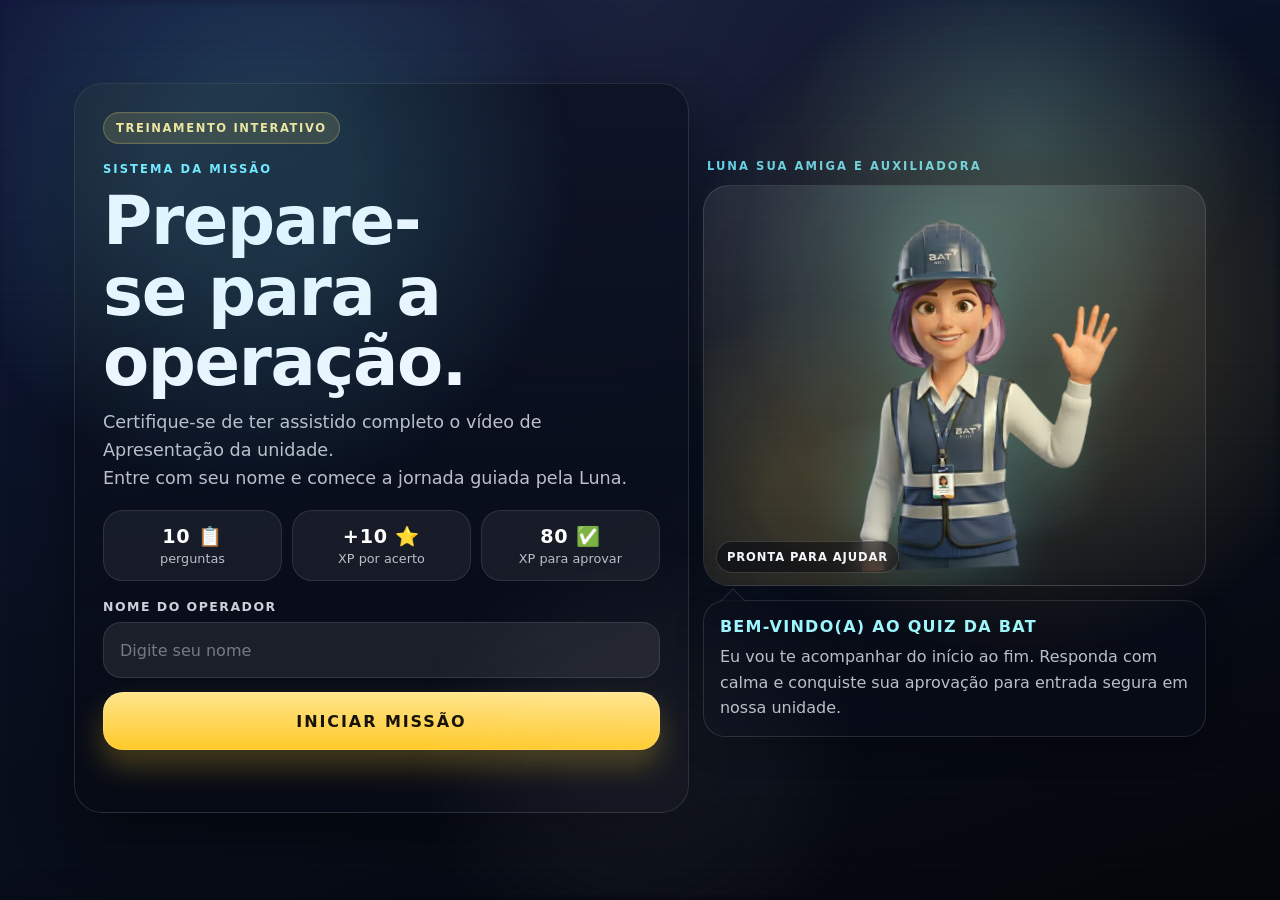
<file: index.html>
<!DOCTYPE html>
<html lang="pt-BR">
<head>
  <meta charset="UTF-8" />
  <meta name="viewport" content="width=device-width, initial-scale=1.0, viewport-fit=cover" />
  <meta name="theme-color" content="#0b1020" />
  <title>Missão de Segurança | Início</title>
  <link rel="stylesheet" href="./styles/global.css" />
  <link rel="stylesheet" href="./styles/home.css" />
</head>
<body data-scene="home">
  <main class="page page-home">
    <section class="home-hero panel glass">
      <div class="chip-row">
        <span class="chip chip-gold">TREINAMENTO INTERATIVO</span>
      </div>

      <div class="hero-copy">
        <p class="eyebrow">SISTEMA DA MISSÃO</p>
        <h1>Prepare-se para a operação.</h1>
        <p class="lead">
          Certifique-se de ter assistido completo o vídeo de Apresentação da unidade. <br>
          Entre com seu nome e comece a jornada guiada pela Luna. <br>
        </p>
      </div>

      <div class="stat-row">
        <div class="stat-pill">
          <strong>10 &#128203;</strong>
          <span>perguntas</span>
        </div>
        <div class="stat-pill">
          <strong>+10 &#11088;</strong>
          <span>XP por acerto</span>
        </div>
        <div class="stat-pill">
          <strong>80 &#9989;</strong>
          <span>XP para aprovar</span>
        </div>
      </div>

      <form class="start-form" id="startForm" autocomplete="off" novalidate>
        <label class="field">
          <span>Nome do operador</span>
          <input
            type="text"
            id="nameInput"
            placeholder="Digite seu nome"
            autocomplete="name"
            maxlength="30"
            inputmode="text"
          />
        </label>

        <button type="submit" class="btn btn-primary">
          INICIAR MISSÃO
        </button>

        <p class="form-hint" id="homeHint" aria-live="polite"></p>
      </form>
    </section>

    <aside class="home-side stage">
      <div class="stage-label">LUNA SUA AMIGA E AUXILIADORA</div>

      <div class="luna-wrap" data-mood="thinking">
        <div class="luna-orb"></div>
        <img src="./assets/images/reactions/luna.png" alt="Luna, a guia do treinamento" class="luna-image" />
        <span class="mood-pill">Pronta para ajudar</span>
      </div>

      <div class="speech-bubble">
        <p class="speech-title">Bem-vindo(a) ao quiz da BAT</p>
        <p class="speech-text">
          Eu vou te acompanhar do início ao fim. Responda com calma e conquiste sua aprovação para entrada segura em nossa unidade.
        </p>
      </div>
    </aside>
  </main>

  <script src="./scripts/app.js"></script>
  <script src="./scripts/storage.js"></script>
  <script src="./scripts/home.js"></script>
</body>
</html>
</file>
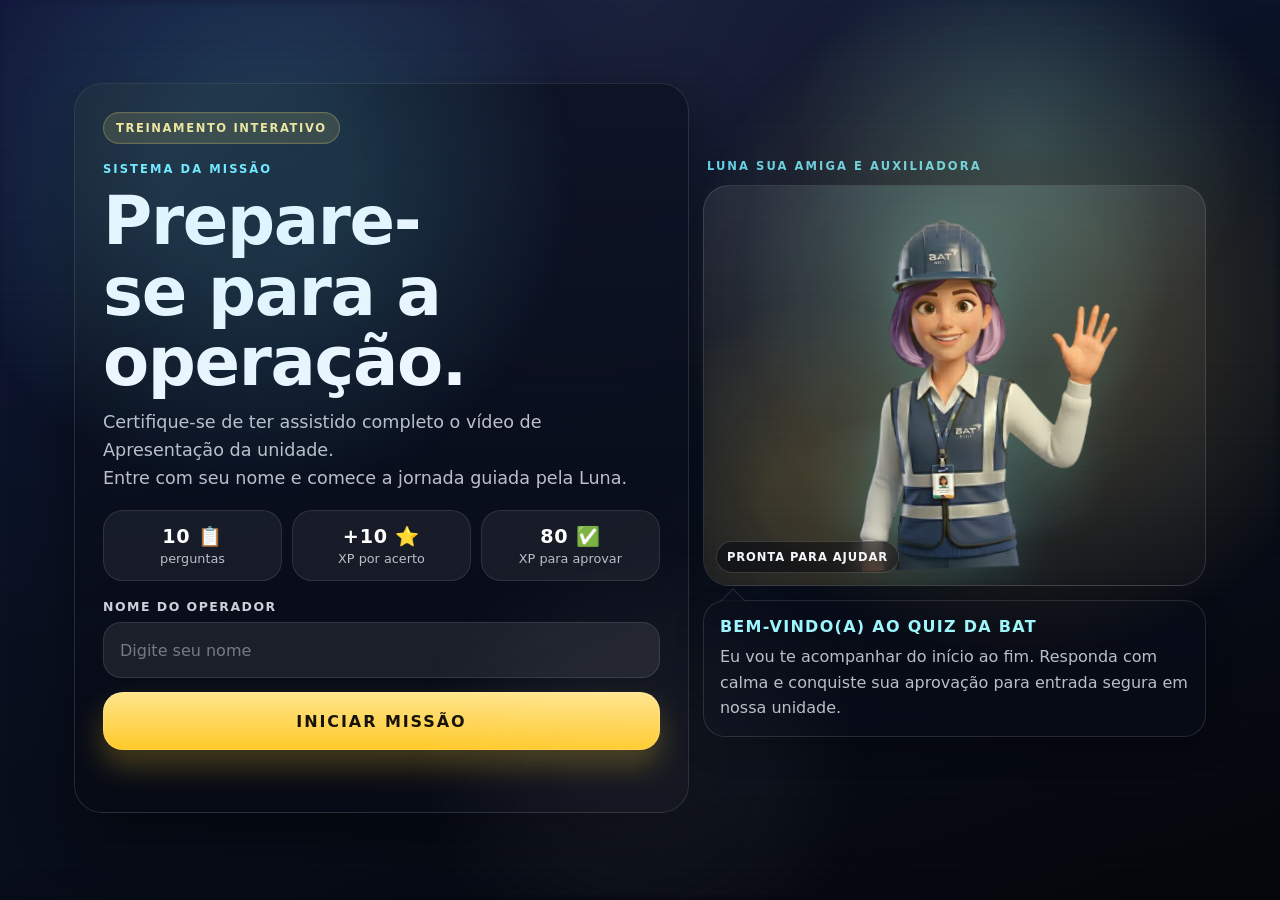
<file: introducao.html>
<!DOCTYPE html>
<html lang="pt-BR">
<head>
  <meta charset="UTF-8" />
  <meta name="viewport" content="width=device-width, initial-scale=1.0, viewport-fit=cover" />
  <meta name="theme-color" content="#0b1020" />
  <title>Missão de Segurança | Introdução</title>
  <link rel="stylesheet" href="./styles/global.css" />
  <link rel="stylesheet" href="./styles/introducao.css" />
</head>
<body data-scene="intro">
  <main class="page page-intro">
    <section class="intro-layout panel glass">
      <div class="intro-top">
        <h1 id="welcomeTitle">BEM-VINDO(A)</h1>
        <p class="lead intro-lead">
          A Luna vai explicar a missão antes do quiz. Leia tudo com calma e atenção!
        </p>
      </div>

      <div class="intro-grid">
        <div class="luna-column">
          <div class="luna-wrap luna-wrap-large" data-mood="guide">
            <div class="luna-orb"></div>
            <img src="assets/images/reactions/luna.png" alt="Luna, a guia do treinamento" class="luna-image" id="introAvatar" />
            <span class="mood-pill">Luna</span>
          </div>
        </div>

        <div class="dialog-column">
          <div class="speech-bubble speech-bubble-large">
            <p class="speech-title" id="introTag">MISSÃO DE SEGURANÇA</p>
            <div id="lunaSpeech" class="typed-text" aria-live="polite"></div>
          </div>

          <div class="mission-grid">
            <div class="mission-card">
              <strong>10 &#128203;</strong>
              <span>perguntas</span>
            </div>
            <div class="mission-card">
              <strong>1 &#128070;</strong>
              <span>tentativa por etapa</span>
            </div>
            <div class="mission-card">
              <strong>80 XP &#128142;</strong>
              <span>mínimo de aprovação</span>
            </div>
          </div>
        </div>
      </div>

      <div class="intro-actions">
        <button id="nextButton" class="btn btn-primary">COMEÇAR</button>
      </div>
    </section>
  </main>

  <script src="./scripts/app.js"></script>
  <script src="./scripts/storage.js"></script>
  <script src="./scripts/introducao.js"></script>
</body>
</html>
</file>
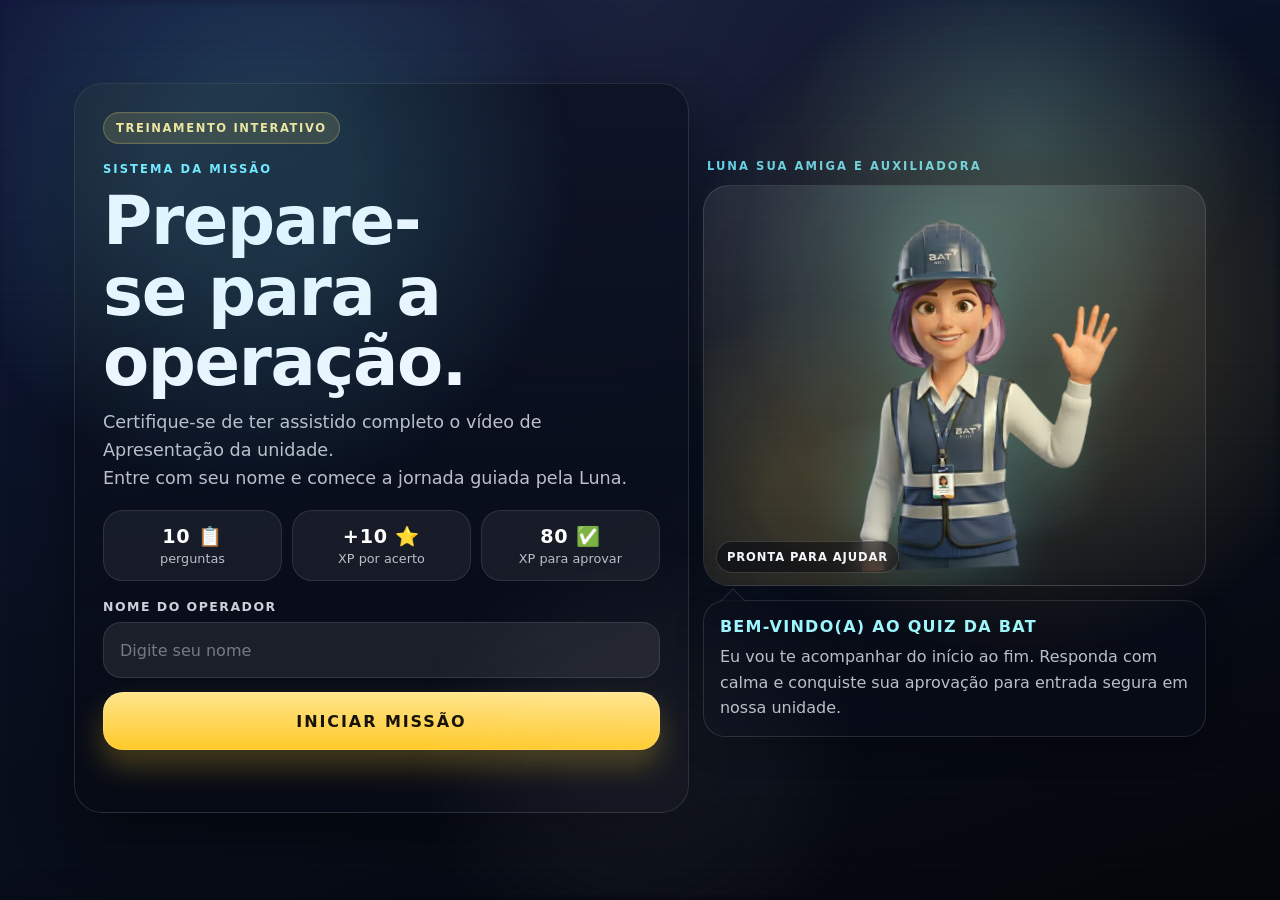
<file: quiz.html>
<!DOCTYPE html>
<html lang="pt-BR">
<head>
  <meta charset="UTF-8" />
  <meta name="viewport" content="width=device-width, initial-scale=1.0, viewport-fit=cover" />
  <meta name="theme-color" content="#0b1020" />
  <title>Missão de Segurança | Quiz</title>
  <link rel="stylesheet" href="./styles/global.css" />
  <link rel="stylesheet" href="./styles/quiz.css" />
</head>
<body data-scene="quiz">
  <main class="page page-quiz">
    <header class="quiz-hud panel glass">
      <div class="hud-copy">
        <span class="chip chip-gold" id="chapterTag">MISSÃO</span>
        <h1 id="questionNumber">Pergunta 1/10</h1>
      </div>

      <div class="hud-xp">
        <span>XP &#11088; </span>
        <strong id="xpValue">0</strong>
      </div>
    </header>

    <section class="progress-card panel glass">
      <div class="progress-head">
        <span>PROGRESSO DA MISSÃO</span>
        <strong id="progressPercent">0%</strong>
      </div>
      <div class="progress-track" aria-hidden="true">
        <div class="progress-fill" id="progressFill"></div>
      </div>
    </section>

    <section class="guide-strip panel glass">
      <div class="luna-wrap luna-wrap-compact" id="lunaMood" data-mood="normal">
        <div class="luna-orb"></div>
        <img src="assets/images/reactions/luna.png" alt="Luna, guia do treinamento" class="luna-image" id="guideAvatar" />
        <span class="mood-pill">Luna</span>
      </div>

      <div class="speech-bubble guide-bubble">
        <p class="speech-title" id="helloText">Olá!</p>
        <p class="speech-text" id="guideText"></p>
      </div>
    </section>

    <section class="question-card panel glass" id="quizCard">
      <p class="question-label">MISSÃO ATIVA</p>
      <h2 class="question-text" id="questionText"></h2>

      <div class="options-grid" id="optionsContainer" aria-live="polite"></div>

      <div class="feedback-box" id="feedback" aria-live="polite"></div>

      <button class="btn btn-next" id="nextButton" style="display: none;">Próxima Questão</button>
    </section>
  </main>

  <audio id="bgMusic" loop preload="auto">
    <source src="./assets/audio/music.mp3" type="audio/mpeg" />
  </audio>

  <script src="./scripts/app.js"></script>
  <script src="./scripts/storage.js"></script>
  <script src="./data/perguntas.js"></script>
  <script src="./scripts/quiz.js"></script>
</body>
</html>
</file>
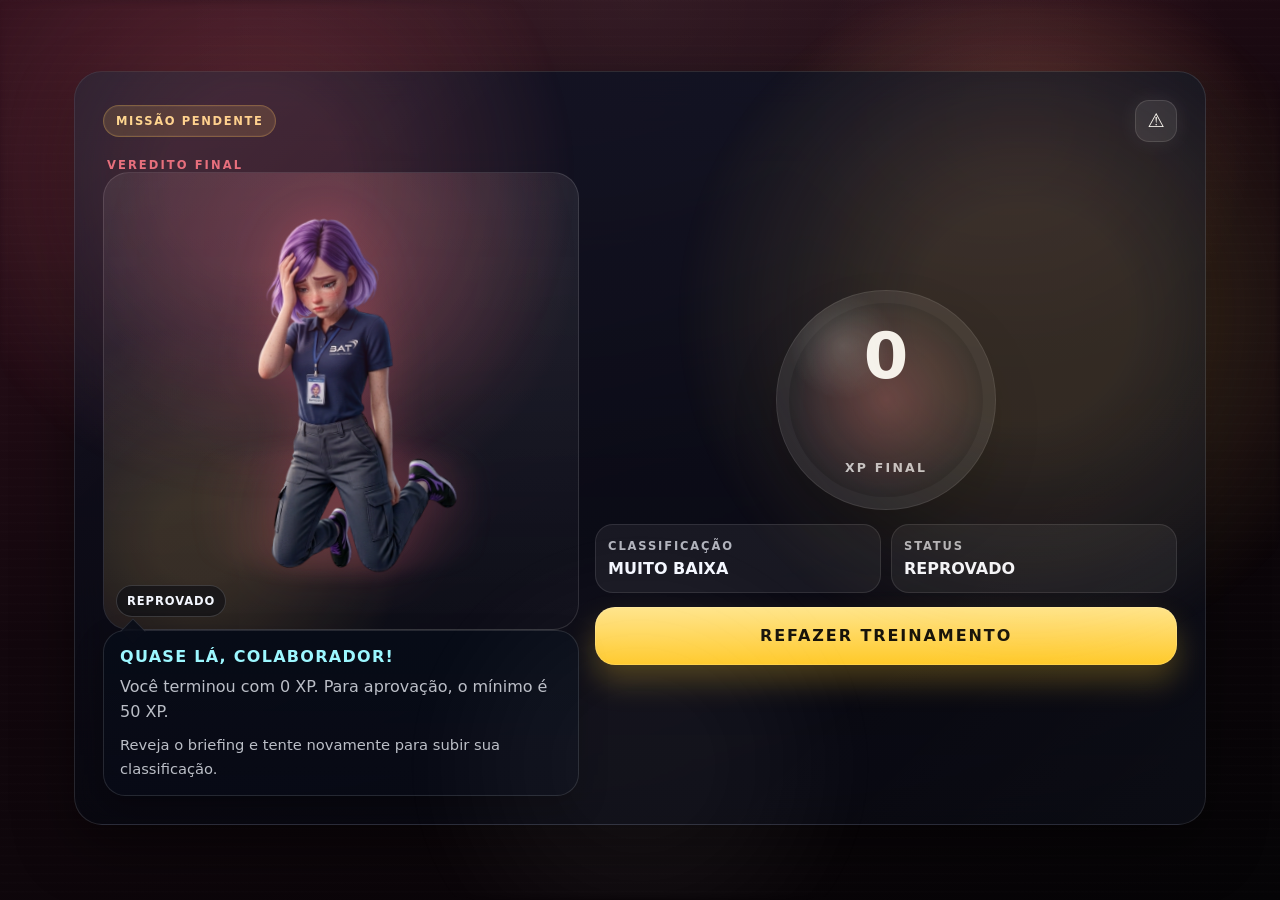
<file: resultado.html>
<!DOCTYPE html>
<html lang="pt-BR">
<head>
  <meta charset="UTF-8" />
  <meta name="viewport" content="width=device-width, initial-scale=1.0, viewport-fit=cover" />
  <meta name="theme-color" content="#0b1020" />
  <title>Missão de Segurança | Resultado</title>
  <link rel="stylesheet" href="./styles/global.css" />
  <link rel="stylesheet" href="./styles/resultado.css" />
</head>
<body data-scene="result">
  <main class="page page-result">
    <section class="result-layout panel glass" id="resultCard">
      <div class="result-head">
        <span class="chip chip-gold" id="resultBadge">RESULTADO</span>
        <div class="result-state" id="resultGlow">★</div>
      </div>

      <div class="result-grid">
        <div class="luna-column">
          <div class="stage-label"> VEREDITO FINAL</div>
          <div class="luna-wrap luna-wrap-large" id="resultAvatarWrap" data-mood="normal">
            <div class="luna-orb"></div>
            <img src="./assets/images/reactions/aproved.png" alt="Luna, guia do treinamento" class="luna-image" id="resultAvatar" />
            <span class="mood-pill" id="statStatus">-</span>
          </div>
          <div class="speech-bubble speech-bubble-large">
            <p class="speech-title" id="resultTitle">RESULTADO</p>
            <p class="speech-text" id="resultMessage"></p>
            <p class="speech-note" id="resultHint"></p>
          </div>
        </div>

        <div class="score-column">
          <div class="score-orb">
            <strong id="xpFinal">0</strong>
            <span>XP FINAL</span>
          </div>

          <div class="result-stats">
            <div class="stat-card">
              <span>CLASSIFICAÇÃO</span>
              <strong id="statLevel">-</strong>
            </div>
            <div class="stat-card">
              <span>STATUS</span>
              <strong id="statStatusMirror">-</strong>
            </div>
          </div>

          <button id="actionButton" class="btn btn-primary">FINALIZAR</button>
        </div>
      </div>
    </section>
  </main>

  <script src="./scripts/app.js"></script>
  <script src="./scripts/storage.js"></script>
  <script src="./scripts/resultado.js"></script>
</body>
</html>
</file>
<file: styles/global.css>
:root{
  --bg-1:#0f1530;
  --bg-2:#090d1a;
  --bg-3:#04060d;
  --surface:rgba(8, 12, 24, .72);
  --surface-2:rgba(12, 18, 35, .58);
  --line:rgba(255,255,255,.12);
  --text:#f4f7ff;
  --muted:rgba(244,247,255,.76);
  --accent:#6ee7ff;
  --accent-soft:rgba(110,231,255,.18);
  --accent-2:#ffd34d;
  --accent-2-soft:rgba(255,211,77,.18);
  --danger:#ff6b78;
  --success:#4ef0a3;
  --shadow:0 22px 60px rgba(0,0,0,.42);
  --radius:28px;
  --safe-top:env(safe-area-inset-top);
  --safe-bottom:env(safe-area-inset-bottom);
  color-scheme: dark;
}

*,
*::before,
*::after{ box-sizing:border-box; }

html{
  min-height:100%;
  background:#050814;
  scroll-behavior:smooth;
}

body{
  margin:0;
  min-height:100dvh;
  color:var(--text);
  font-family: system-ui, -apple-system, BlinkMacSystemFont, "Segoe UI", Roboto, Arial, sans-serif;
  -webkit-font-smoothing:antialiased;
  text-rendering:optimizeLegibility;
  overflow-x:hidden;
  overflow-y:auto;
  background:
    radial-gradient(circle at 50% 0%, rgba(255,255,255,.05) 0%, transparent 42%),
    radial-gradient(circle at 80% 15%, var(--accent-soft) 0%, transparent 18%),
    linear-gradient(160deg, var(--bg-1) 0%, var(--bg-2) 48%, var(--bg-3) 100%);
}

body::before,
body::after{
  content:"";
  position:fixed;
  inset:0;
  pointer-events:none;
}

body::before{
  background:
    linear-gradient(180deg, rgba(255,255,255,.04), rgba(255,255,255,0) 18%, rgba(255,255,255,.03) 19%, rgba(255,255,255,0) 20%);
  background-size:100% 9px;
  opacity:.16;
  mix-blend-mode:screen;
}

body::after{
  background:
    radial-gradient(circle at 20% 20%, var(--accent-soft) 0 7%, transparent 26%),
    radial-gradient(circle at 80% 35%, var(--accent-2-soft) 0 9%, transparent 30%),
    radial-gradient(circle at 50% 85%, rgba(255,255,255,.05) 0 7%, transparent 25%);
  filter: blur(4px);
  opacity:.9;
}

body[data-scene="home"]{
  --bg-1:#12183b;
  --bg-2:#08101f;
  --bg-3:#05060b;
  --accent:#71e9ff;
  --accent-soft:rgba(113,233,255,.18);
  --accent-2:#ffd35a;
  --accent-2-soft:rgba(255,211,90,.18);
}

body[data-scene="intro"]{
  --bg-1:#1a133b;
  --bg-2:#0c0f1f;
  --bg-3:#05060a;
  --accent:#8ef5ff;
  --accent-soft:rgba(142,245,255,.16);
  --accent-2:#ffce4a;
  --accent-2-soft:rgba(255,206,74,.18);
}

body[data-scene="quiz"]{
  --bg-1:#111736;
  --bg-2:#0a0e19;
  --bg-3:#04050b;
  --accent:#68f0ff;
  --accent-soft:rgba(104,240,255,.18);
  --accent-2:#ffd44c;
  --accent-2-soft:rgba(255,212,76,.2);
}

body[data-scene="result"]{
  --bg-1:#14103b;
  --bg-2:#09101f;
  --bg-3:#04050a;
  --accent:#78ffb8;
  --accent-soft:rgba(120,255,184,.18);
  --accent-2:#ffd75e;
  --accent-2-soft:rgba(255,215,94,.2);
}

body[data-scene="result"][data-outcome="fail"]{
  --bg-1:#35131f;
  --bg-2:#12070d;
  --bg-3:#050406;
  --accent:#ff7b88;
  --accent-soft:rgba(255,123,136,.2);
  --accent-2:#ffcb62;
  --accent-2-soft:rgba(255,203,98,.18);
}

img{
  max-width:100%;
  display:block;
}

.page{
  width:min(100%, 1160px);
  margin:0 auto;
  min-height:100dvh;
  padding:
    calc(14px + var(--safe-top))
    14px
    calc(18px + var(--safe-bottom));
  display:grid;
  gap:14px;
  align-content:center;
}

.glass{
  position:relative;
  overflow:hidden;
  border:1px solid var(--line);
  background:linear-gradient(180deg, rgba(13,18,35,.8), rgba(7,10,20,.65));
  backdrop-filter: blur(18px);
  box-shadow: var(--shadow);
}

.glass::before{
  content:"";
  position:absolute;
  inset:0;
  background:
    linear-gradient(135deg, rgba(255,255,255,.18), transparent 24%, transparent 72%, rgba(255,255,255,.08));
  opacity:.24;
  pointer-events:none;
}

.panel{
  border-radius:var(--radius);
}

.chip-row{
  display:flex;
  flex-wrap:wrap;
  gap:8px;
  align-items:center;
}

.chip{
  display:inline-flex;
  align-items:center;
  justify-content:center;
  gap:6px;
  min-height:32px;
  padding:8px 12px;
  border-radius:999px;
  font-size:.72rem;
  font-weight:800;
  letter-spacing:.14em;
  text-transform:uppercase;
  border:1px solid transparent;
}

.chip-gold{
  color:#ffe58e;
  background:rgba(255,211,77,.14);
  border-color:rgba(255,211,77,.26);
  box-shadow:0 0 0 1px rgba(255,255,255,.04) inset;
}

.chip-cyan{
  color:#95f6ff;
  background:rgba(113,233,255,.12);
  border-color:rgba(113,233,255,.2);
}

.eyebrow,
.stage-label,
.question-label{
  margin:0;
  font-size:.72rem;
  font-weight:900;
  letter-spacing:.18em;
  text-transform:uppercase;
  color:var(--accent);
}

h1,
h2{
  margin:0;
  line-height:1.05;
  letter-spacing:-.02em;
  font-weight:900;
  text-wrap:balance;
}

h1{
  font-size:clamp(1.9rem, 7vw, 4.2rem);
}

h2{
  font-size:clamp(1.3rem, 5.2vw, 2rem);
}

.lead{
  margin:0;
  color:var(--muted);
  font-size:clamp(1rem, 4vw, 1.1rem);
  line-height:1.6;
}

.field{
  display:grid;
  gap:8px;
}

.field span{
  font-size:.78rem;
  font-weight:800;
  letter-spacing:.12em;
  text-transform:uppercase;
  color:rgba(244,247,255,.84);
}

input{
  width:100%;
  min-height:56px;
  border-radius:18px;
  border:1px solid rgba(255,255,255,.1);
  background:rgba(255,255,255,.08);
  color:var(--text);
  padding:0 16px;
  font:inherit;
  font-size:1rem;
  outline:none;
  transition: transform .18s ease, border-color .18s ease, box-shadow .18s ease, background .18s ease;
}

input::placeholder{
  color:rgba(244,247,255,.42);
}

input:focus{
  border-color: var(--accent);
  box-shadow: 0 0 0 4px var(--accent-soft);
  background:rgba(255,255,255,.1);
  transform: translateY(-1px);
}

.btn{
  appearance:none;
  border:none;
  border-radius:20px;
  min-height:58px;
  padding:14px 18px;
  width:100%;
  display:inline-flex;
  align-items:center;
  justify-content:center;
  text-align:center;
  gap:10px;
  font:inherit;
  font-size:1rem;
  font-weight:900;
  letter-spacing:.12em;
  text-transform:uppercase;
  cursor:pointer;
  color:#17130a;
  background:linear-gradient(180deg, #ffe58c 0%, #ffc928 100%);
  box-shadow:
    0 16px 30px rgba(255,200,40,.26),
    0 0 0 1px rgba(255,255,255,.14) inset;
  transition: transform .18s ease, filter .18s ease, box-shadow .18s ease;
}

.btn:hover{
  transform:translateY(-1px);
  filter:brightness(1.03);
  box-shadow:
    0 18px 36px rgba(255,200,40,.3),
    0 0 0 1px rgba(255,255,255,.18) inset;
}

.btn:active{
  transform:translateY(1px) scale(.99);
}

.btn:focus-visible,
input:focus-visible,
.option-card:focus-visible{
  outline: 3px solid var(--accent);
  outline-offset: 2px;
}

.btn-secondary{
  color:var(--text);
  background:linear-gradient(180deg, rgba(255,255,255,.13), rgba(255,255,255,.05));
  border:1px solid rgba(255,255,255,.14);
}

button:disabled{
  cursor:not-allowed;
  opacity:.72;
  transform:none !important;
}

.form-hint[data-tone="error"]{
  color:#ffb7c0;
}

.form-hint[data-tone="success"]{
  color:#a8ffd9;
}


.form-hint{
  min-height:1.3em;
  margin:0;
  color:rgba(244,247,255,.74);
  font-size:.95rem;
  line-height:1.45;
  text-align:center;
}

.stage{
  position:relative;
  display:grid;
  align-items:end;
  gap:12px;
  min-height: clamp(260px, 42vh, 430px);
}

.stage-label{
  width:fit-content;
  padding:0 4px;
  opacity:.88;
}

.luna-wrap{
  position:relative;
  display:grid;
  place-items:center;
  padding:18px;
  border-radius:26px;
  background:
    linear-gradient(180deg, rgba(255,255,255,.08), rgba(255,255,255,.02));
  border:1px solid rgba(255,255,255,.12);
  overflow:hidden;
  isolation:isolate;
}

.luna-wrap::before{
  content:"";
  position:absolute;
  inset:0;
  background:
    radial-gradient(circle at 50% 20%, var(--accent-soft) 0 12%, transparent 55%),
    radial-gradient(circle at 20% 80%, var(--accent-2-soft) 0 8%, transparent 40%);
  opacity:.9;
  z-index:0;
}

.luna-orb{
  position:absolute;
  inset:auto auto 12% 50%;
  width:84%;
  height:28%;
  transform:translateX(-50%);
  border-radius:50%;
  background:radial-gradient(circle, var(--accent-soft) 0%, transparent 70%);
  filter:blur(8px);
  z-index:0;
  animation:orbPulse 4.8s ease-in-out infinite;
}

.luna-image{
  position:relative;
  z-index:1;
  width:min(100%, 360px);
  height:auto;
  object-fit:contain;
  transform-origin:50% 70%;
  filter: drop-shadow(0 18px 26px rgba(0,0,0,.45));
  animation: floatLuna 5s ease-in-out infinite;
}

.luna-wrap-large .luna-image{
  width:min(100%, 420px);
}

.luna-wrap-compact .luna-image{
  width:min(100%, 150px);
}

.mood-pill{
  position:absolute;
  left:12px;
  bottom:12px;
  z-index:2;
  padding:8px 10px;
  border-radius:999px;
  background:rgba(7,10,18,.58);
  border:1px solid rgba(255,255,255,.16);
  font-size:.72rem;
  font-weight:900;
  letter-spacing:.08em;
  text-transform:uppercase;
  color:var(--text);
  backdrop-filter: blur(10px);
}

.luna-wrap[data-mood="thinking"] .luna-image{
  transform: translateY(2px) rotate(-2deg) scale(.99);
  filter: drop-shadow(0 14px 24px rgba(104,240,255,.16));
}

.luna-wrap[data-mood="guide"] .luna-image{
  transform: rotate(-1deg);
}

.luna-wrap[data-mood="normal"] .luna-image{
  filter: drop-shadow(0 18px 26px rgba(0,0,0,.45));
}

.luna-wrap[data-mood="success"] .luna-image,
.luna-wrap[data-mood="celebrate"] .luna-image{
  transform: translateY(-2px) rotate(1deg) scale(1.02);
  filter: drop-shadow(0 0 26px rgba(78,240,163,.3));
}

.luna-wrap[data-mood="warn"] .luna-image,
.luna-wrap[data-mood="alert"] .luna-image{
  transform: translateX(-1px) rotate(-2deg);
  filter: drop-shadow(0 0 24px rgba(255,107,120,.22));
}

.speech-bubble{
  position:relative;
  padding:16px 16px 15px;
  border-radius:22px;
  background:linear-gradient(180deg, rgba(8,12,24,.88), rgba(8,12,24,.72));
  border:1px solid rgba(255,255,255,.12);
  box-shadow: 0 12px 28px rgba(0,0,0,.28);
}

.speech-bubble::before{
  content:"";
  position:absolute;
  width:18px;
  height:18px;
  left:20px;
  top:-9px;
  transform:rotate(45deg);
  background:inherit;
  border-left:1px solid rgba(255,255,255,.12);
  border-top:1px solid rgba(255,255,255,.12);
}

.speech-title{
  margin:0 0 8px;
  font-weight:900;
  letter-spacing:.08em;
  text-transform:uppercase;
  color:#9cf7ff;
}

.speech-text,
.speech-note{
  margin:0;
  color:var(--muted);
  line-height:1.6;
  font-size:1rem;
}

.speech-note{
  margin-top:8px;
  font-size:.92rem;
}

.progress-track{
  width:100%;
  height:12px;
  border-radius:999px;
  overflow:hidden;
  background:rgba(255,255,255,.08);
  border:1px solid rgba(255,255,255,.08);
}

.progress-fill{
  width:0%;
  height:100%;
  border-radius:inherit;
  background:linear-gradient(90deg, var(--accent), var(--accent-2));
  box-shadow:0 0 22px var(--accent-soft);
  transition: width .35s ease;
}

.option-card{
  appearance:none;
  width:100%;
  border:none;
  border-radius:24px;
  padding:12px;
  text-align:left;
  display:grid;
  grid-template-columns:48px minmax(0,1fr) auto;
  gap:12px;
  align-items:center;
  background:linear-gradient(180deg, rgba(255,255,255,.1), rgba(255,255,255,.04));
  border:1px solid rgba(255,255,255,.12);
  color:var(--text);
  min-height:88px;
  cursor:pointer;
  transition: transform .18s ease, border-color .18s ease, box-shadow .18s ease, background .18s ease, opacity .18s ease;
}

.option-card:hover{
  transform:translateY(-1px);
  border-color: var(--accent);
  box-shadow:0 16px 30px rgba(0,0,0,.2);
}

.option-card:active{
  transform:translateY(1px) scale(.995);
}

.option-card[disabled]{
  cursor:default;
}

.option-card.correct{
  background:linear-gradient(180deg, rgba(78,240,163,.18), rgba(78,240,163,.08));
  border-color: rgba(78,240,163,.42);
  box-shadow:0 0 0 1px rgba(78,240,163,.12) inset;
}

.option-card.wrong{
  background:linear-gradient(180deg, rgba(255,107,120,.18), rgba(255,107,120,.08));
  border-color: rgba(255,107,120,.42);
}

.option-mark{
  width:48px;
  height:48px;
  border-radius:16px;
  display:grid;
  place-items:center;
  font-size:.78rem;
  font-weight:900;
  letter-spacing:.14em;
  color:#08111f;
  background:linear-gradient(180deg, var(--accent) 0%, var(--accent-2) 100%);
  box-shadow:0 12px 22px rgba(0,0,0,.18), 0 0 0 1px rgba(255,255,255,.14) inset;
}

.option-copy{
  min-width:0;
  display:grid;
  gap:4px;
}

.option-kicker{
  font-size:.68rem;
  font-weight:900;
  letter-spacing:.16em;
  text-transform:uppercase;
  color:rgba(244,247,255,.62);
}

.option-title{
  margin:0;
  font-size:1.02rem;
  line-height:1.28;
  font-weight:800;
  color:var(--text);
}

.option-status{
  font-size:.72rem;
  font-weight:900;
  letter-spacing:.12em;
  text-transform:uppercase;
  color:rgba(244,247,255,.7);
  white-space:nowrap;
}

.option-card.correct .option-status{
  color:#92ffd0;
}

.option-card.wrong .option-status{
  color:#ffb3bb;
}

.feedback-box{
  min-height:1.4em;
  padding:0 4px 2px;
  color:rgba(244,247,255,.92);
  font-size:1rem;
  line-height:1.55;
}

.feedback-box.success{
  color:#a7ffd9;
}

.feedback-box.fail{
  color:#ffb7c0;
}

.hidden{
  display:none !important;
}

.shimmer{
  position:relative;
  overflow:hidden;
}

.shimmer::after{
  content:"";
  position:absolute;
  inset:-60% -40%;
  background:linear-gradient(120deg, transparent 30%, rgba(255,255,255,.14) 50%, transparent 70%);
  transform:translateX(-70%) rotate(8deg);
  animation: shimmerMove 2.8s linear infinite;
  pointer-events:none;
}

@keyframes floatLuna{
  0%,100%{ transform:translateY(0) rotate(0); }
  50%{ transform:translateY(-7px) rotate(.4deg); }
}

@keyframes orbPulse{
  0%,100%{ opacity:.68; transform:translateX(-50%) scale(1); }
  50%{ opacity:1; transform:translateX(-50%) scale(1.04); }
}

@keyframes shimmerMove{
  from{ transform:translateX(-70%) rotate(8deg); }
  to{ transform:translateX(70%) rotate(8deg); }
}


@media (max-width: 740px){
  .quiz-hud{
    top: calc(8px + var(--safe-top));
  }

  .guide-strip{
    position: sticky;
    top: calc(96px + var(--safe-top));
    z-index: 18;
    backdrop-filter: blur(18px);
  }
}

@media (max-width: 540px){
  .guide-strip{
    top: calc(92px + var(--safe-top));
  }
}

@media (prefers-reduced-motion: reduce){
  html{ scroll-behavior:auto; }
  *,
  *::before,
  *::after{
    animation-duration:.01ms !important;
    animation-iteration-count:1 !important;
    transition-duration:.01ms !important;
  }
}

@media (max-width: 540px){
  .page{
    width:min(100%, 100%);
    padding:
      calc(10px + var(--safe-top))
      12px
      calc(14px + var(--safe-bottom));
  }

  .panel{
    border-radius:24px;
  }

  .stage{
    min-height: auto;
  }

  .luna-wrap{
    padding:14px;
    border-radius:22px;
  }

  .option-card{
    grid-template-columns:44px minmax(0,1fr);
    min-height:84px;
  }

  .option-mark{
    width:44px;
    height:44px;
    border-radius:14px;
    font-size:.72rem;
  }

  .option-status{
    grid-column:1 / -1;
    justify-self:end;
    margin-top:2px;
  }
}
</file>
<file: styles/home.css>
.page-home{
  grid-template-columns: minmax(0, 1.1fr) minmax(280px, .9fr);
  align-items:center;
}

.home-hero{
  padding: clamp(18px, 4vw, 28px);
  display:grid;
  gap:18px;
}

.hero-copy{
  display:grid;
  gap:10px;
}

.hero-copy h1{
  max-width: 12ch;
}

.stat-row{
  display:grid;
  grid-template-columns:repeat(3, minmax(0,1fr));
  gap:10px;
}

.stat-pill{
  padding:14px 12px;
  border-radius:20px;
  background:rgba(255,255,255,.06);
  border:1px solid rgba(255,255,255,.1);
  text-align:center;
}

.stat-pill strong{
  display:block;
  font-size:1.2rem;
  font-weight:900;
  letter-spacing:.04em;
  color:#fff;
}

.stat-pill span{
  display:block;
  margin-top:3px;
  font-size:.8rem;
  color:rgba(244,247,255,.74);
}

.start-form{
  display:grid;
  gap:14px;
}

.home-side{
  padding: 8px 0;
}

.home-side .speech-bubble{
  margin-top:2px;
}

.speech-bubble .speech-title{
  font-size:1rem;
}

.speech-bubble .speech-text{
  font-size:1rem;
}

@media (max-width: 900px){
  .page-home{
    grid-template-columns:1fr;
  }

  .home-side{
    order:-1;
    min-height:auto;
  }

  .hero-copy h1{
    max-width: 100%;
  }
}

@media (max-width: 540px){
  .stat-row{
    grid-template-columns:1fr;
  }

  .home-hero{
    gap:16px;
  }

  .home-side{
    gap:10px;
  }
}
</file>
<file: styles/introducao.css>
.page-intro{
  align-items:center;
}

.intro-layout{
  padding: clamp(18px, 4vw, 28px);
  display:grid;
  gap:18px;
}

.intro-top{
  display:grid;
  gap:10px;
}

.intro-grid{
  display:grid;
  grid-template-columns: minmax(240px, .8fr) minmax(0, 1.2fr);
  gap:16px;
  align-items:center;
}

.dialog-column{
  display:grid;
  gap:14px;
}

.speech-bubble-large{
  min-height: 220px;
}

.typed-text{
  min-height: 150px;
  display:grid;
  gap:12px;
  color:var(--muted);
  line-height:1.75;
  font-size:1rem;
}

.typing-lines{
  display:grid;
  gap:0;
}

.typing-line{
  margin:0;
  color:var(--muted);
  line-height:1.75;
  font-size:1rem;
}


.typed-text p{
  margin:0;
}

.typed-cursor{
  display:inline-block;
  width:.65em;
  animation: blink 1s steps(1,end) infinite;
}

.mission-grid{
  display:grid;
  grid-template-columns:repeat(3, minmax(0, 1fr));
  gap:10px;
}

.mission-card{
  padding:14px 12px;
  border-radius:18px;
  background:rgba(255,255,255,.06);
  border:1px solid rgba(255,255,255,.1);
  text-align:center;
}

.mission-card strong{
  display:block;
  font-size:1rem;
  color:#fff;
  letter-spacing:.05em;
}

.mission-card span{
  display:block;
  margin-top:4px;
  color:rgba(244,247,255,.72);
  font-size:.82rem;
}

.intro-actions{
  display:grid;
  gap:10px;
}

@media (max-width: 900px){
  .intro-grid{
    grid-template-columns:1fr;
  }
}

@media (max-width: 540px){
  .mission-grid{
    grid-template-columns:1fr;
  }

  .speech-bubble-large{
    min-height:auto;
  }
}

@keyframes blink{
  0%, 49%{ opacity:1; }
  50%, 100%{ opacity:0; }
}
</file>
<file: styles/quiz.css>
.page-quiz{
  align-items:start;
  padding-top: calc(12px + var(--safe-top));
}

.quiz-hud{
  padding:14px;
  display:flex;
  align-items:center;
  justify-content:space-between;
  gap:12px;
  position:sticky;
  top: calc(8px + var(--safe-top));
  z-index:20;
}

.hud-copy{
  min-width:0;
  display:grid;
  gap:8px;
}

.hud-copy h1{
  font-size:clamp(1.15rem, 4.8vw, 2rem);
}

.hud-xp{
  flex:0 0 auto;
  min-width:84px;
  padding:12px 14px;
  border-radius:20px;
  text-align:center;
  background:rgba(255,255,255,.08);
  border:1px solid rgba(255,255,255,.1);
}

.hud-xp span{
  display:block;
  font-size:.72rem;
  font-weight:900;
  letter-spacing:.18em;
  text-transform:uppercase;
  color:rgba(244,247,255,.72);
}

.hud-xp strong{
  display:block;
  margin-top:4px;
  font-size:1.5rem;
  font-weight:900;
  letter-spacing:.04em;
}

.progress-card{
  padding:12px 14px 14px;
  display:grid;
  gap:10px;
}

.progress-head{
  display:flex;
  align-items:center;
  justify-content:space-between;
  gap:12px;
  font-size:.8rem;
  font-weight:900;
  letter-spacing:.14em;
  text-transform:uppercase;
  color:rgba(244,247,255,.76);
}

.guide-strip{
  padding:12px;
  display:grid;
  grid-template-columns: 132px minmax(0, 1fr);
  gap:12px;
  align-items:center;
}

.guide-bubble{
  min-height:132px;
}

.question-card{
  padding:18px 14px 14px;
  display:grid;
  gap:14px;
}

.question-text{
  font-size:clamp(1.2rem, 5vw, 1.7rem);
  line-height:1.35;
}

.options-grid{
  display:grid;
  gap:10px;
}

.btn-next{
  margin-top:8px;
  animation: slideUp .35s ease;
}

@keyframes slideUp {
  from {
    opacity: 0;
    transform: translateY(10px);
  }
  to {
    opacity: 1;
    transform: translateY(0);
  }
}

@media (max-width: 740px){
  .guide-strip{
    grid-template-columns:1fr;
  }
}

@media (max-width: 540px){
  .quiz-hud{
    padding:12px;
    border-radius:22px;
  }

  .progress-card,
  .guide-strip,
  .question-card{
    border-radius:22px;
  }

  .hud-xp{
    min-width:72px;
    padding:10px 12px;
  }

  .guide-bubble{
    min-height:auto;
  }
}
</file>
<file: styles/resultado.css>
.page-result{
  align-items:center;
}

.result-layout{
  padding: clamp(18px, 4vw, 28px);
  display:grid;
  gap:16px;
}

.result-head{
  display:flex;
  align-items:center;
  justify-content:space-between;
  gap:12px;
}

.result-state{
  width:42px;
  height:42px;
  border-radius:14px;
  display:grid;
  place-items:center;
  font-size:1.2rem;
  font-weight:900;
  color:#fff;
  background:rgba(255,255,255,.1);
  border:1px solid rgba(255,255,255,.12);
  box-shadow:0 0 22px rgba(255,255,255,.08);
}

.result-grid{
  display:grid;
  grid-template-columns:minmax(240px,.9fr) minmax(0,1.1fr);
  gap:16px;
  align-items:center;
}

.score-column{
  display:grid;
  gap:14px;
  align-content:start;
}

.score-orb{
  width:min(100%, 220px);
  aspect-ratio:1;
  margin:0 auto;
  border-radius:50%;
  display:grid;
  place-items:center;
  text-align:center;
  background:
    radial-gradient(circle at 30% 25%, rgba(255,255,255,.18), transparent 24%),
    radial-gradient(circle at 50% 50%, color-mix(in srgb, var(--accent) 26%, transparent), transparent 62%),
    rgba(255,255,255,.06);
  border:1px solid rgba(255,255,255,.12);
  box-shadow: 0 0 0 12px rgba(255,255,255,.03) inset, 0 24px 42px rgba(0,0,0,.26);
}

.score-orb strong{
  font-size:clamp(2.6rem, 10vw, 4rem);
  line-height:1;
}

.score-orb span{
  display:block;
  margin-top:6px;
  font-size:.78rem;
  font-weight:900;
  letter-spacing:.18em;
  text-transform:uppercase;
  color:rgba(244,247,255,.76);
}

.result-stats{
  display:grid;
  grid-template-columns:repeat(2, minmax(0,1fr));
  gap:10px;
}

.stat-card{
  padding:14px 12px;
  border-radius:18px;
  background:rgba(255,255,255,.06);
  border:1px solid rgba(255,255,255,.1);
}

.stat-card span{
  display:block;
  font-size:.72rem;
  font-weight:900;
  letter-spacing:.16em;
  text-transform:uppercase;
  color:rgba(244,247,255,.7);
}

.stat-card strong{
  display:block;
  margin-top:6px;
  font-size:1rem;
  font-weight:900;
}

@media (max-width: 900px){
  .result-grid{
    grid-template-columns:1fr;
  }

  .score-orb{
    width:min(100%, 200px);
  }
}

@media (max-width: 540px){
  .result-stats{
    grid-template-columns:1fr;
  }

  .result-state{
    width:38px;
    height:38px;
  }
}
</file>
